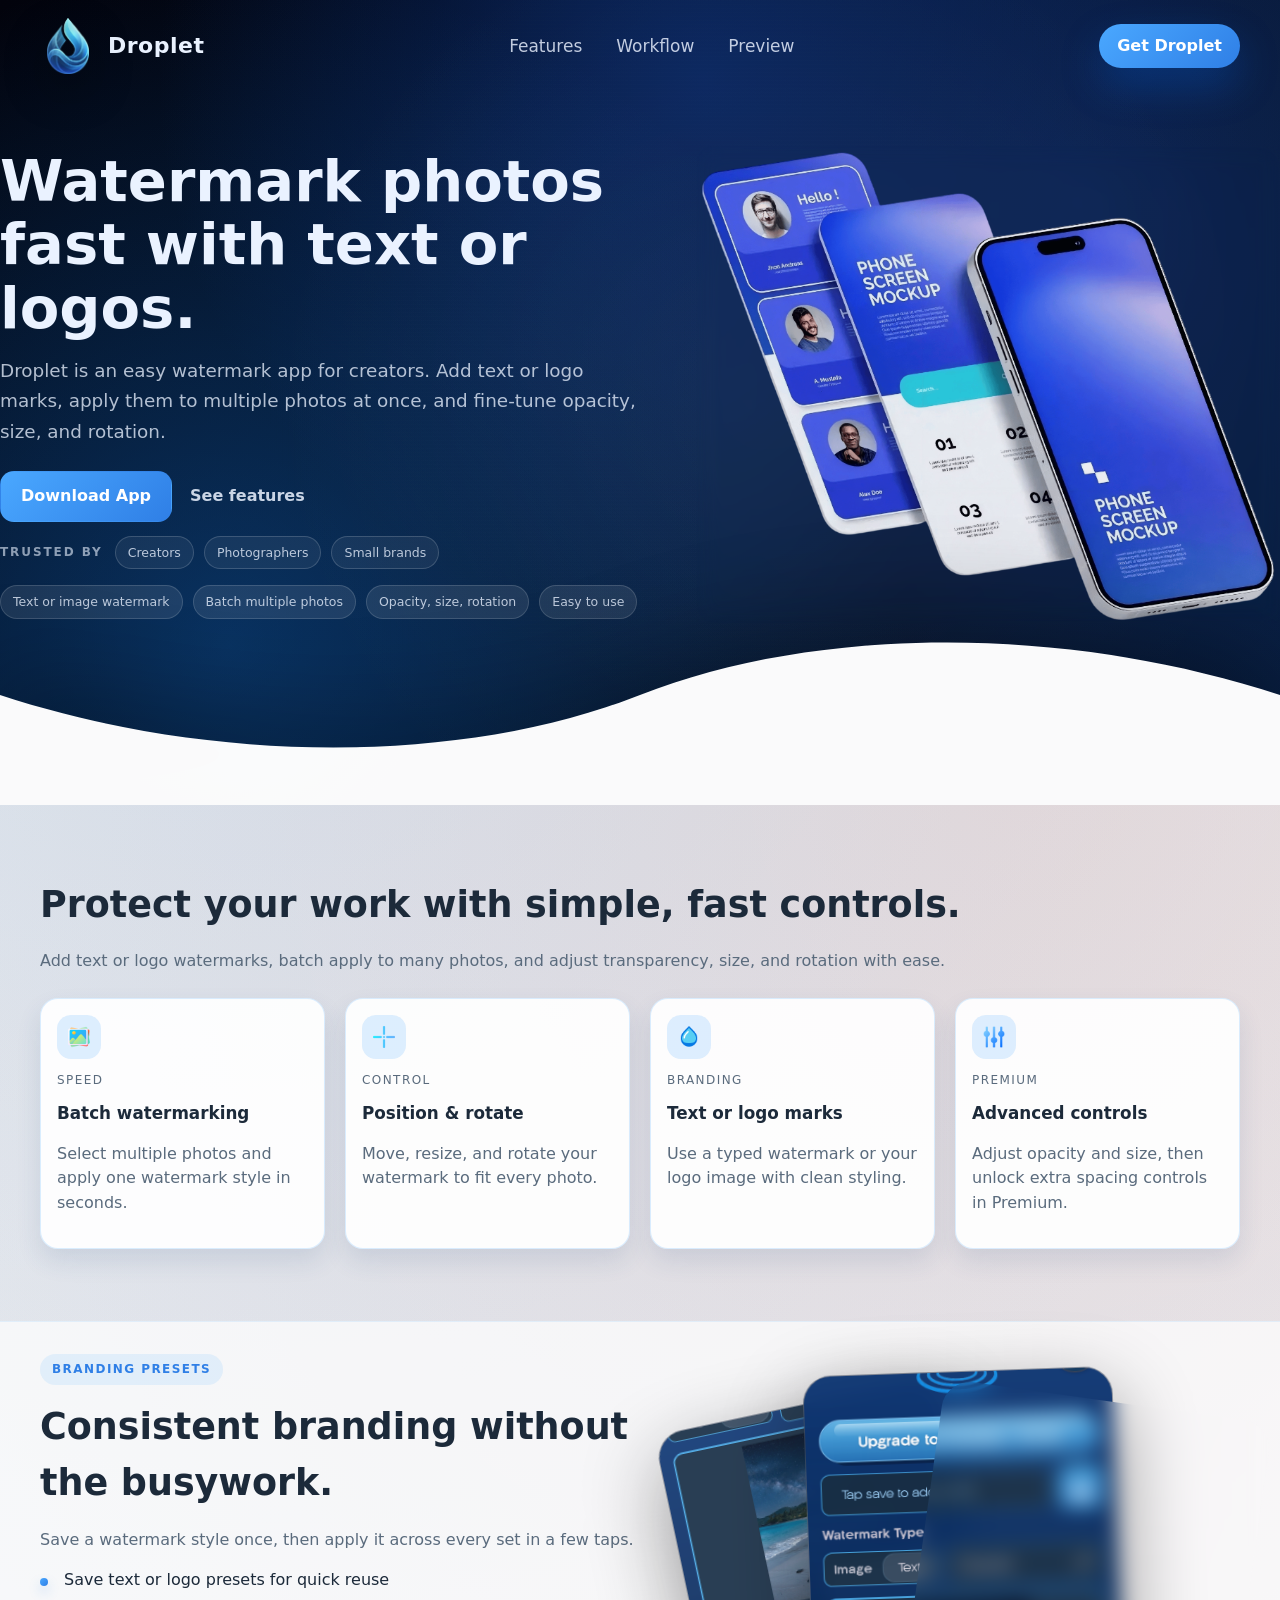
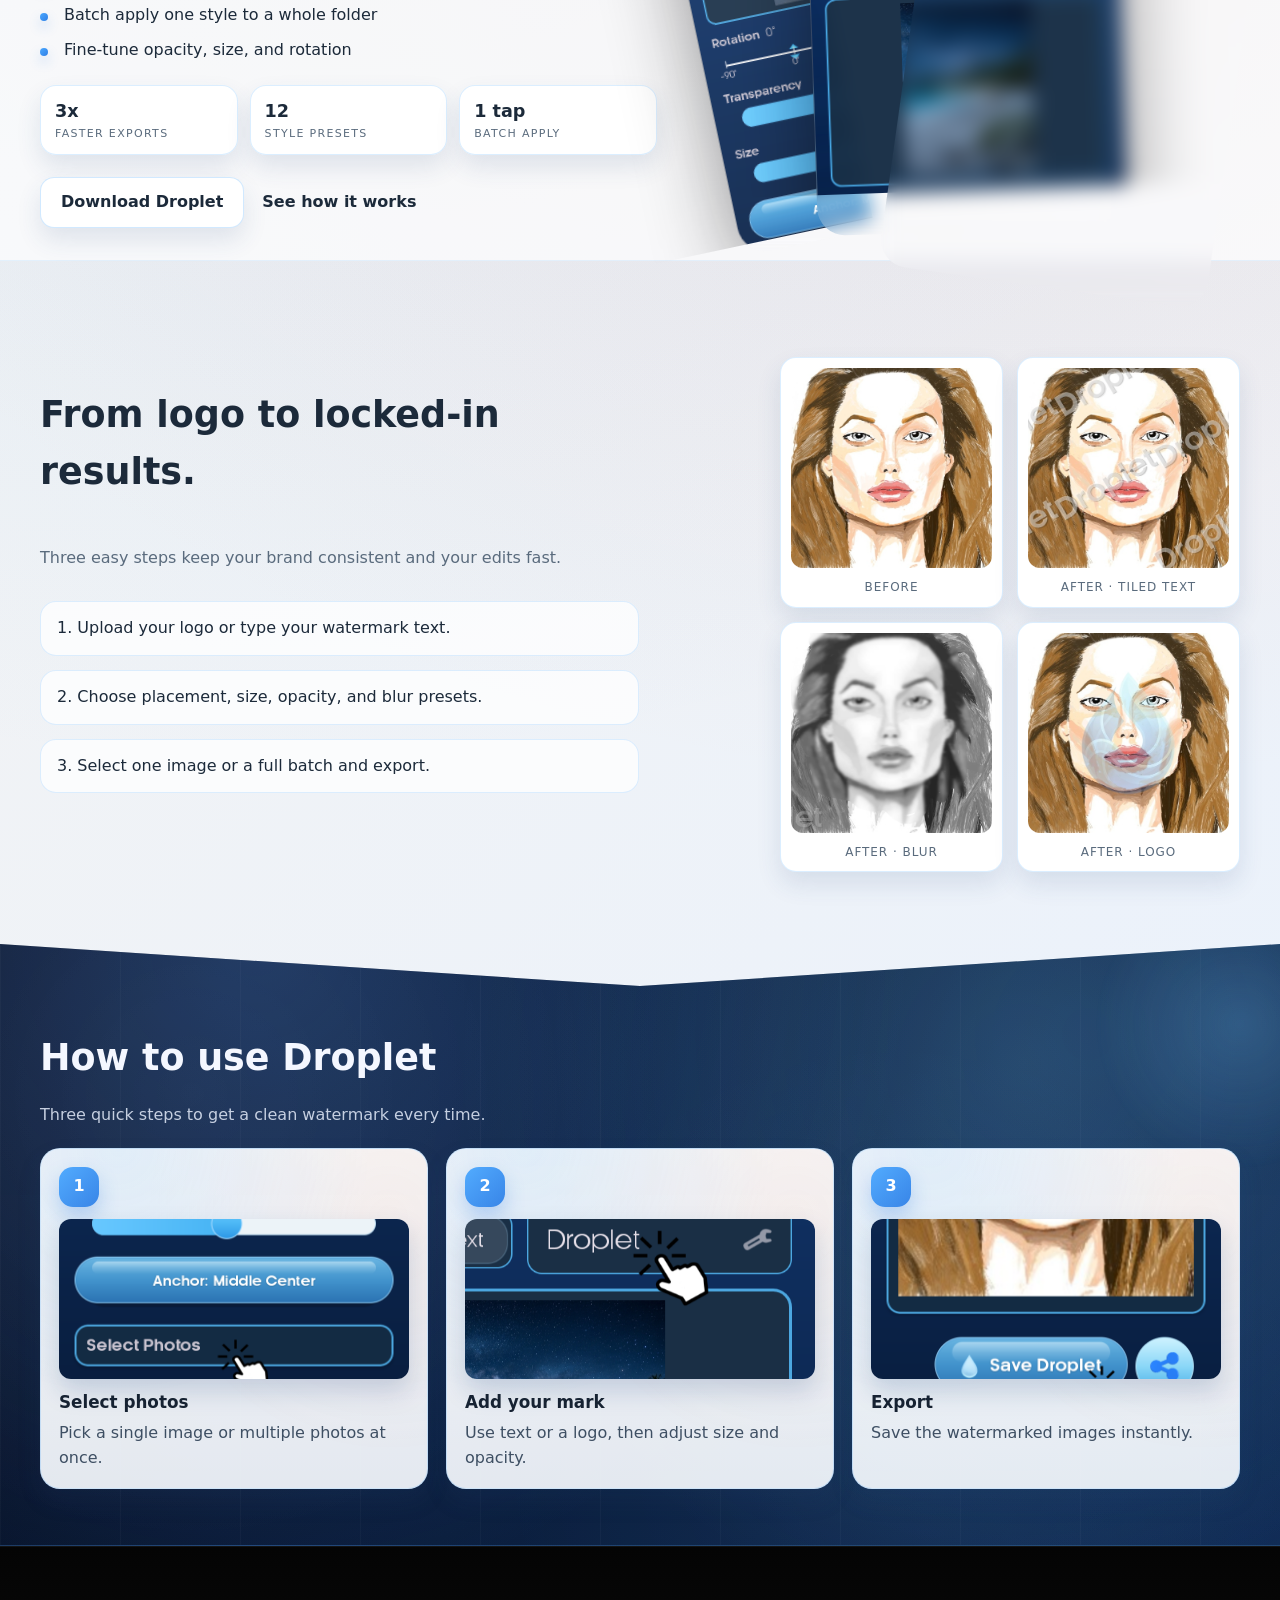
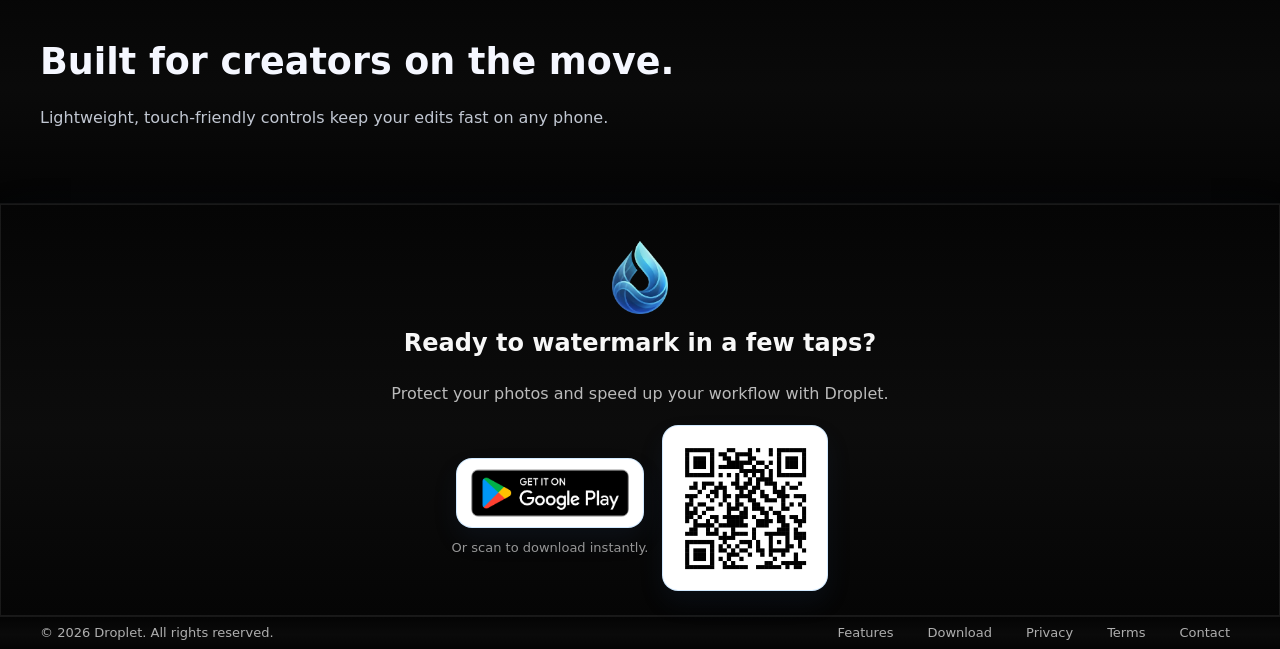
<file: index.html>
﻿<!doctype html>
<html lang="en">
  <head>
    <meta charset="utf-8" />
    <meta name="viewport" content="width=device-width, initial-scale=1" />
    <title>Droplet &mdash; Watermark Faster, Sharper, Smarter</title>
    <link rel="icon" type="image/png" sizes="32x32" href="resources/favicon-32.png" />
    <link rel="stylesheet" href="style.css" />
  </head>
  <body>
    <div class="page">
      <div class="top">
        <header class="nav">
          <div class="container nav-inner">
            <div class="logo">
              <div class="logo-mark">
                <img src="resources/LOGO.png" alt="Droplet logo" />
              </div>
              <div>Droplet</div>
            </div>
            <nav class="nav-links" aria-label="Primary">
              <a href="#features">Features</a>
              <a href="#workflow">Workflow</a>
              <a href="#showcase">Preview</a>
            </nav>
            <a class="nav-cta" href="#download">Get Droplet</a>
          </div>
        </header>

        <section class="hero">
          <div class="container hero-inner">
            <div class="hero-copy">
              <h1>Watermark photos fast with text or logos.</h1>
              <p>
                Droplet is an easy watermark app for creators. Add text or logo marks, apply them to
                multiple photos at once, and fine-tune opacity, size, and rotation.
              </p>
              <div class="hero-actions">
                <a class="btn primary" href="#download">Download App</a>
                <a class="btn-link" href="#features">See features</a>
              </div>
              <div class="trust-row" aria-label="Trust signals">
                <div class="trust-label">Trusted by</div>
                <div class="trust-logos" aria-hidden="true">
                  <span class="trust-chip">Creators</span>
                  <span class="trust-chip">Photographers</span>
                  <span class="trust-chip">Small brands</span>
                </div>
              </div>
              <div class="pill-row">
                <div class="pill">Text or image watermark</div>
                <div class="pill">Batch multiple photos</div>
                <div class="pill">Opacity, size, rotation</div>
                <div class="pill">Easy to use</div>
              </div>
            </div>
            <div class="hero-media single" aria-hidden="true">
              <div class="mock mock-a">
                <img src="resources/sample/S-1.png" alt="" />
              </div>
            </div>
          </div>
        </section>

        <div class="top-divider" aria-hidden="true">
          <svg viewBox="0 0 1440 220" preserveAspectRatio="none" focusable="false">
            <path d="M0,110 C240,180 520,180 720,110 C920,40 1200,40 1440,110 L1440,220 L0,220 Z"></path>
          </svg>
        </div>
      </div>

      <section id="features" class="section">
        <div class="container">
          <h2>Protect your work with simple, fast controls.</h2>
          <p>
            Add text or logo watermarks, batch apply to many photos, and adjust transparency, size, and
            rotation with ease.
          </p>
          <div class="feature-grid">
            <div class="feature-card">
              <span class="feature-icon">
                <img src="resources/icons/picture.png" alt="" />
              </span>
              <div class="feature-label">Speed</div>
              <h3>Batch watermarking</h3>
              <p>Select multiple photos and apply one watermark style in seconds.</p>
            </div>
            <div class="feature-card">
              <span class="feature-icon">
                <img src="resources/icons/crosshair.png" alt="" />
              </span>
              <div class="feature-label">Control</div>
              <h3>Position &amp; rotate</h3>
              <p>Move, resize, and rotate your watermark to fit every photo.</p>
            </div>
            <div class="feature-card">
              <span class="feature-icon">
                <img src="resources/icons/rain.png" alt="" />
              </span>
              <div class="feature-label">Branding</div>
              <h3>Text or logo marks</h3>
              <p>Use a typed watermark or your logo image with clean styling.</p>
            </div>
            <div class="feature-card">
              <span class="feature-icon">
                <img src="resources/icons/settings.png" alt="" />
              </span>
              <div class="feature-label">Premium</div>
              <h3>Advanced controls</h3>
              <p>Adjust opacity and size, then unlock extra spacing controls in Premium.</p>
            </div>
          </div>
        </div>
      </section>

      <section id="benefits" class="section alt">
        <div class="container spotlight">
          <div class="spotlight-copy">
            <div class="eyebrow">Branding presets</div>
            <h2>Consistent branding without the busywork.</h2>
            <p>Save a watermark style once, then apply it across every set in a few taps.</p>
            <ul class="bullet-list">
              <li>Save text or logo presets for quick reuse</li>
              <li>Batch apply one style to a whole folder</li>
              <li>Fine-tune opacity, size, and rotation</li>
            </ul>
            <div class="spotlight-stats" aria-label="Branding highlights">
              <div class="stat">
                <div class="stat-value">3x</div>
                <div class="stat-label">Faster exports</div>
              </div>
              <div class="stat">
                <div class="stat-value">12</div>
                <div class="stat-label">Style presets</div>
              </div>
              <div class="stat">
                <div class="stat-value">1 tap</div>
                <div class="stat-label">Batch apply</div>
              </div>
            </div>
            <div class="spotlight-actions">
              <a class="btn secondary" href="#download">Download Droplet</a>
              <a class="btn-link" href="#workflow">See how it works</a>
            </div>
          </div>
          <div class="spotlight-media">
            <div class="hero-media" aria-hidden="true">
              <div class="mock mock-a">
                <img src="resources/tutorial/t1.png" alt="" />
              </div>
              <div class="mock mock-b">
                <img src="resources/tutorial/t2.png" alt="" />
              </div>
              <div class="mock mock-c">
                <img src="resources/tutorial/t3.png" alt="" />
              </div>
            </div>
          </div>
        </div>
      </section>

      <section id="workflow" class="section">
        <div class="container showcase">
          <div class="steps">
            <h2>From logo to locked-in results.</h2>
            <p>Three easy steps keep your brand consistent and your edits fast.</p>
            <div class="step">1. Upload your logo or type your watermark text.</div>
            <div class="step">2. Choose placement, size, opacity, and blur presets.</div>
            <div class="step">3. Select one image or a full batch and export.</div>
          </div>
          <div class="before-after">
            <figure>
              <img src="resources/sample/before.jpg" alt="Before watermark" />
              <figcaption>Before</figcaption>
            </figure>
            <figure>
              <img src="resources/sample/tiled.jpg" alt="After watermark with tiled text" />
              <figcaption>After &middot; Tiled Text</figcaption>
            </figure>
            <figure>
              <img src="resources/sample/blur.jpg" alt="After watermark with blur style" />
              <figcaption>After &middot; Blur</figcaption>
            </figure>
            <figure>
              <img src="resources/sample/image.jpg" alt="After watermark with logo" />
              <figcaption>After &middot; Logo</figcaption>
            </figure>
          </div>
        </div>
      </section>

      <section id="how" class="section">
        <div class="container">
          <h2>How to use Droplet</h2>
          <p>Three quick steps to get a clean watermark every time.</p>
          <div class="how-strip">
            <div class="how-item">
              <div class="how-badge">1</div>
              <img src="resources/tutorial/Untitled design/5.png" alt="Step 1 in Droplet" />
              <h3>Select photos</h3>
              <p>Pick a single image or multiple photos at once.</p>
            </div>
            <div class="how-item">
              <div class="how-badge">2</div>
              <img src="resources/tutorial/Untitled design/2.png" alt="Step 2 in Droplet" />
              <h3>Add your mark</h3>
              <p>Use text or a logo, then adjust size and opacity.</p>
            </div>
            <div class="how-item">
              <div class="how-badge">3</div>
              <img src="resources/tutorial/Untitled design/6.png" alt="Step 3 in Droplet" />
              <h3>Export</h3>
              <p>Save the watermarked images instantly.</p>
            </div>
          </div>
        </div>
      </section>


      <section id="showcase" class="section">
        <div class="container">
          <h2>Built for creators on the move.</h2>
          <p>Lightweight, touch-friendly controls keep your edits fast on any phone.</p>
        </div>
      </section>

      <section id="download" class="cta">
        <div class="container">
          <div class="cta-logo" aria-hidden="true">
            <img src="resources/LOGO.png" alt="" />
          </div>
          <h2>Ready to watermark in a few taps?</h2>
          <p>Protect your photos and speed up your workflow with Droplet.</p>
          <div class="cta-grid">
            <div class="cta-actions">
              <a
                class="badge-link"
                href="https://play.google.com/store/apps/details?id=com.droplet.app&hl=en-US&ah=DfUkPE9MZTCqDTzTnJwQqf1TkRE"
                aria-label="Get Droplet on Google Play"
                target="_blank"
                rel="noopener noreferrer"
              >
                <img src="resources/Googleplay.png" alt="Get it on Google Play" />
              </a>
              <div class="cta-note">Or scan to download instantly.</div>
            </div>
            <div class="qr-card">
              <img src="resources/Droplet_QR.png" alt="Droplet app QR code" />
            </div>
          </div>
        </div>
      </section>

      <footer class="footer">
        <div class="container">
          <div class="footer-inner">
            <div>&copy; 2026 Droplet. All rights reserved.</div>
            <nav class="footer-links" aria-label="Footer">
              <a href="#features">Features</a>
              <a href="#download">Download</a>
              <a href="privacy.html">Privacy</a>
              <a href="terms.html">Terms</a>
              <a href="mailto:hello@droplet.app">Contact</a>
            </nav>
          </div>
        </div>
      </footer>
    </div>
    <script src="script.js"></script>
  </body>
</html>
</file>
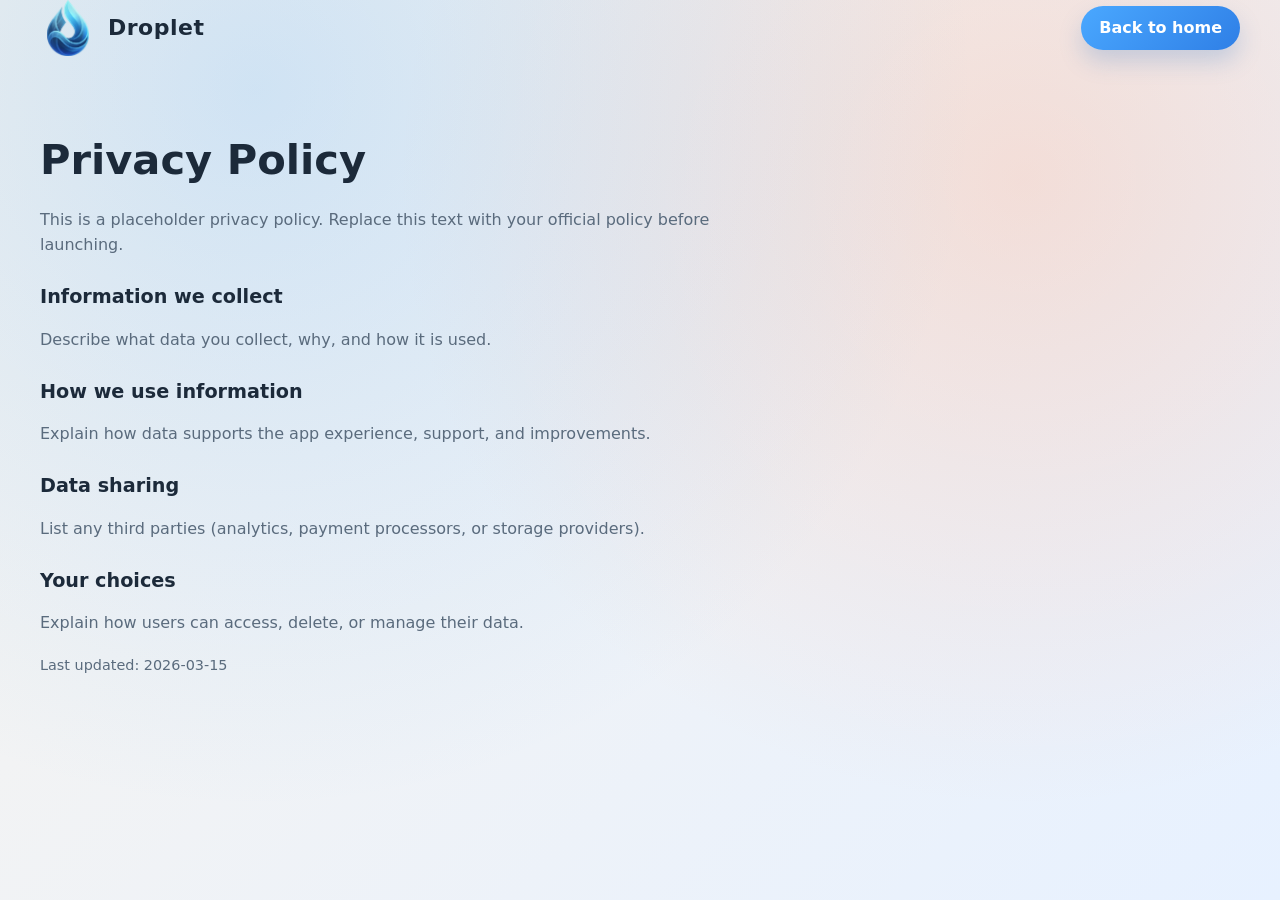
<file: privacy.html>
<!doctype html>
<html lang="en">
  <head>
    <meta charset="utf-8" />
    <meta name="viewport" content="width=device-width, initial-scale=1" />
    <title>Privacy Policy | Droplet</title>
    <link rel="stylesheet" href="style.css" />
  </head>
  <body>
    <div class="page">
      <header class="nav">
        <div class="container nav-inner">
          <div class="logo">
            <div class="logo-mark">
              <img src="resources/LOGO.png" alt="Droplet logo" />
            </div>
            <div>Droplet</div>
          </div>
          <a class="nav-cta" href="index.html">Back to home</a>
        </div>
      </header>

      <section class="section legal">
        <div class="container">
          <h1>Privacy Policy</h1>
          <p>
            This is a placeholder privacy policy. Replace this text with your official policy before
            launching.
          </p>
          <h2>Information we collect</h2>
          <p>Describe what data you collect, why, and how it is used.</p>
          <h2>How we use information</h2>
          <p>Explain how data supports the app experience, support, and improvements.</p>
          <h2>Data sharing</h2>
          <p>List any third parties (analytics, payment processors, or storage providers).</p>
          <h2>Your choices</h2>
          <p>Explain how users can access, delete, or manage their data.</p>
          <p class="legal-note">Last updated: 2026-03-15</p>
        </div>
      </section>
    </div>
  </body>
</html>
</file>
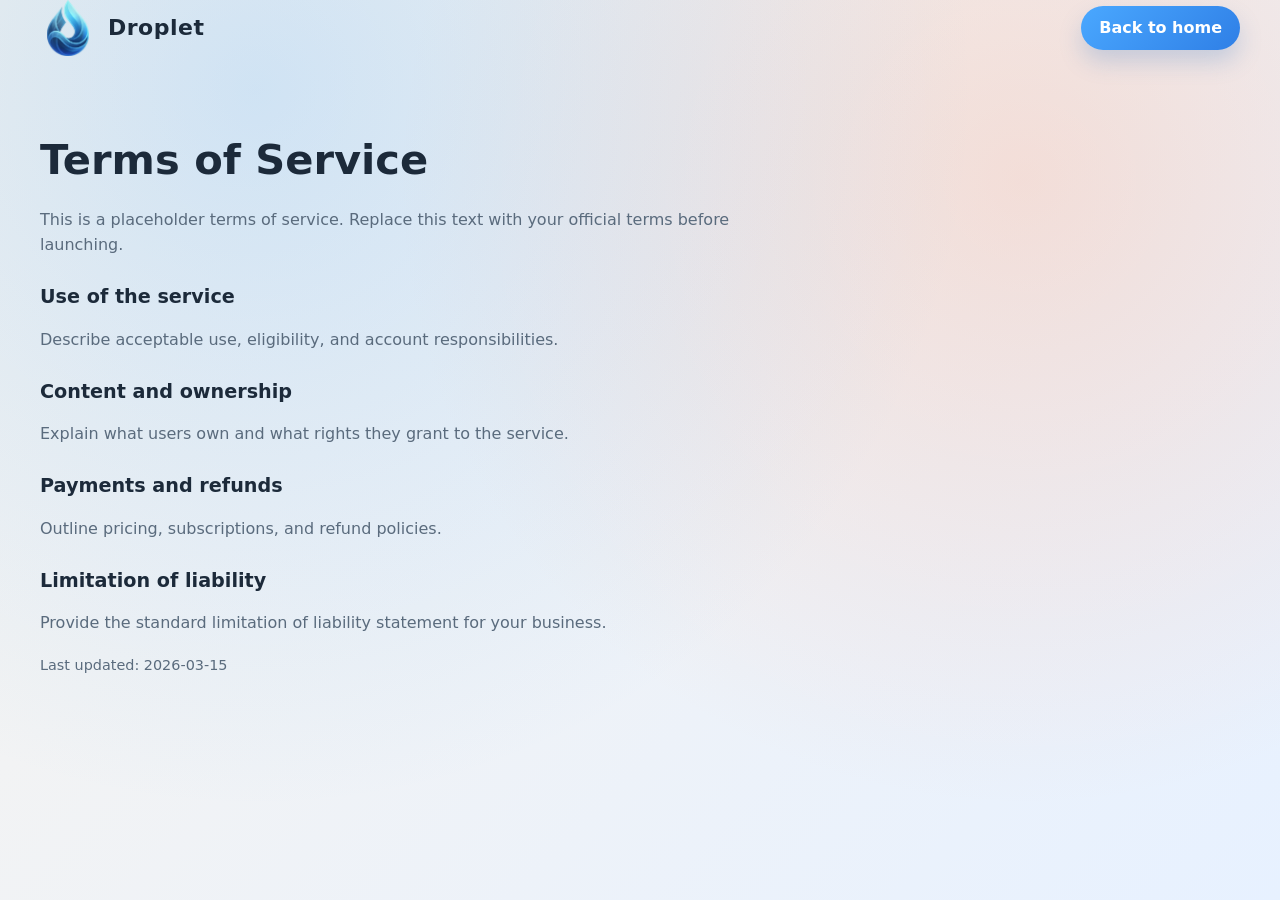
<file: terms.html>
<!doctype html>
<html lang="en">
  <head>
    <meta charset="utf-8" />
    <meta name="viewport" content="width=device-width, initial-scale=1" />
    <title>Terms of Service | Droplet</title>
    <link rel="stylesheet" href="style.css" />
  </head>
  <body>
    <div class="page">
      <header class="nav">
        <div class="container nav-inner">
          <div class="logo">
            <div class="logo-mark">
              <img src="resources/LOGO.png" alt="Droplet logo" />
            </div>
            <div>Droplet</div>
          </div>
          <a class="nav-cta" href="index.html">Back to home</a>
        </div>
      </header>

      <section class="section legal">
        <div class="container">
          <h1>Terms of Service</h1>
          <p>
            This is a placeholder terms of service. Replace this text with your official terms before
            launching.
          </p>
          <h2>Use of the service</h2>
          <p>Describe acceptable use, eligibility, and account responsibilities.</p>
          <h2>Content and ownership</h2>
          <p>Explain what users own and what rights they grant to the service.</p>
          <h2>Payments and refunds</h2>
          <p>Outline pricing, subscriptions, and refund policies.</p>
          <h2>Limitation of liability</h2>
          <p>Provide the standard limitation of liability statement for your business.</p>
          <p class="legal-note">Last updated: 2026-03-15</p>
        </div>
      </section>
    </div>
  </body>
</html>
</file>
<file: style.css>
:root {
  color-scheme: light;
  --bg-cream: #f8f4ee;
  --bg-sky: #e7f1ff;
  --bg-peach: #ffe9de;
  --ink: #1c2a3a;
  --ink-soft: #5a6b7d;
  --accent: #4aa8ff;
  --accent-strong: #2f7fe6;
  --accent-warm: #ff9f7a;
  --card: rgba(255, 255, 255, 0.92);
  --card-border: rgba(74, 168, 255, 0.2);
  --pill: rgba(74, 168, 255, 0.12);
  --shadow-sm: 0 12px 24px rgba(41, 72, 120, 0.12);
  --shadow-md: 0 20px 46px rgba(41, 72, 120, 0.16);
  --shadow: var(--shadow-md);
  --max: 1400px;
  --radius: 22px;
}

* {
  box-sizing: border-box;
}

body {
  margin: 0;
  font-family: "Microsoft YaHei", ui-sans-serif, system-ui, -apple-system, "Segoe UI", Roboto, Arial,
    sans-serif;
  background: radial-gradient(circle at 20% 10%, rgba(74, 168, 255, 0.22), transparent 55%),
    radial-gradient(circle at 80% 20%, rgba(255, 159, 122, 0.25), transparent 50%),
    linear-gradient(135deg, var(--bg-cream), var(--bg-sky));
  color: var(--ink);
  min-height: 100vh;
  line-height: 1.55;
}

img {
  max-width: 100%;
  display: block;
}

a {
  color: inherit;
  text-decoration: none;
}

.page {
  width: 100%;
  margin: 0;
  padding: 0;
}

.top {
  position: relative;
  color: #eaf2ff;
  background: radial-gradient(circle at 18% 80%, rgba(20, 120, 220, 0.35), transparent 55%),
    radial-gradient(circle at 55% 10%, rgba(10, 40, 100, 0.9), transparent 54%),
    radial-gradient(circle at 85% 25%, rgba(40, 90, 200, 0.25), transparent 55%),
    linear-gradient(135deg, #02030c, #041025 55%, #071c3b);
  overflow: hidden;
}

.top::before {
  content: "";
  position: absolute;
  inset: 0;
  pointer-events: none;
  background: radial-gradient(circle at 55% 40%, rgba(255, 255, 255, 0.08), transparent 60%),
    repeating-linear-gradient(
      0deg,
      rgba(255, 255, 255, 0.03) 0px,
      rgba(255, 255, 255, 0.03) 1px,
      transparent 1px,
      transparent 4px
    ),
    repeating-linear-gradient(
      90deg,
      rgba(0, 0, 0, 0.04) 0px,
      rgba(0, 0, 0, 0.04) 1px,
      transparent 1px,
      transparent 6px
    );
  opacity: 0.08;
}

.top::after {
  content: "";
  position: absolute;
  inset: 0;
  pointer-events: none;
  background: radial-gradient(circle at 60% 50%, rgba(255, 255, 255, 0.08), transparent 58%);
  opacity: 0.55;
}

.top > * {
  position: relative;
  z-index: 1;
}

.top-divider {
  position: relative;
  width: 100%;
  height: 220px;
  margin-top: -110px;
  filter: drop-shadow(0 -18px 50px rgba(0, 0, 0, 0.35));
}

.top-divider svg {
  width: 100%;
  height: 100%;
  display: block;
}

.top-divider path {
  fill: rgba(255, 255, 255, 0.98);
}

.page > header,
.page > section,
.page > footer {
  max-width: 100%;
  margin-left: 0;
  margin-right: 0;
  padding: 0;
}

.container {
  max-width: var(--max);
  margin: 0 auto;
  padding-left: 40px;
  padding-right: 40px;
}

.nav {
  width: 100%;
  padding: 8px 0 24px;
}

.top .nav {
  padding: 18px 0 16px;
}

.nav-inner {
  display: flex;
  align-items: center;
  justify-content: space-between;
  gap: 16px;
}
.logo {
  display: flex;
  align-items: center;
  gap: 12px;
  font-weight: 700;
  letter-spacing: 0.5px;
  font-size: 22px;
  line-height: 1.1;
}

.logo-mark {
  width: 56px;
  height: 56px;
  border-radius: 0;
  background: transparent;
  display: flex;
  align-items: center;
  justify-content: center;
  box-shadow: none;
  border: none;
  overflow: visible;
}

.logo-mark img {
  width: 56px;
  height: 56px;
  object-fit: contain;
  padding: 0;
}

.top .logo-mark img {
  filter: drop-shadow(0 14px 22px rgba(0, 0, 0, 0.35));
}

.nav-links {
  display: flex;
  gap: 18px;
  font-size: 17px;
  color: var(--ink-soft);
  margin: 0 auto;
}

.top .nav-links {
  color: rgba(234, 242, 255, 0.82);
}

.nav-links a {
  color: inherit;
  padding: 10px 8px;
  border-radius: 999px;
  transition: background 160ms ease, color 160ms ease, opacity 160ms ease;
}

.nav-links a:hover {
  background: rgba(74, 168, 255, 0.12);
  color: var(--ink);
}

.top .nav-links a:hover {
  background: rgba(255, 255, 255, 0.08);
  color: rgba(234, 242, 255, 0.98);
}

.nav-cta {
  padding: 10px 18px;
  border-radius: 999px;
  background: linear-gradient(135deg, var(--accent), var(--accent-strong));
  color: #fff;
  font-weight: 600;
  box-shadow: 0 12px 22px rgba(70, 130, 200, 0.25);
}

.top .nav-cta {
  box-shadow: 0 18px 40px rgba(0, 110, 255, 0.25);
}

.hero-inner {
  display: grid;
  grid-template-columns: minmax(360px, 1.1fr) minmax(360px, 1fr);
  gap: 56px;
  align-items: center;
  padding: 56px 0 32px;
  min-height: 62vh;
}

.top .hero-inner {
  padding: 56px 0 72px;
}

.hero-copy h1 {
  font-size: clamp(2.4rem, 3vw + 1.2rem, 4.1rem);
  margin: 0 0 16px;
  line-height: 1.1;
}

.hero-copy p {
  margin: 0 0 24px;
  color: var(--ink-soft);
  font-size: 1.15rem;
  max-width: 40rem;
  line-height: 1.65;
}

.top .hero-copy p {
  color: rgba(234, 242, 255, 0.76);
}

.hero-actions {
  display: flex;
  flex-wrap: wrap;
  gap: 12px;
  align-items: center;
}

.badge-row {
  justify-content: center;
  margin-top: 10px;
}

.badge-link {
  display: inline-flex;
  align-items: center;
  justify-content: center;
  padding: 10px 14px;
  background: #ffffff;
  border-radius: 16px;
  border: 1px solid rgba(74, 168, 255, 0.25);
  box-shadow: var(--shadow-sm);
}

.badge-link img {
  height: 48px;
  width: auto;
  border-radius: 8px;
}

.btn {
  padding: 12px 20px;
  border-radius: 14px;
  font-weight: 600;
  border: 1px solid transparent;
}

.btn.primary {
  background: linear-gradient(135deg, var(--accent), var(--accent-strong));
  color: #fff;
}

.btn.ghost {
  background: rgba(255, 255, 255, 0.7);
  border-color: var(--card-border);
  color: var(--ink);
  line-height: 1.6;
}

.btn.secondary {
  background: #ffffff;
  color: var(--ink);
  border-color: rgba(74, 168, 255, 0.25);
  box-shadow: var(--shadow-sm);
}

.btn.secondary:hover {
  border-color: rgba(74, 168, 255, 0.45);
}

.btn-link {
  display: inline-flex;
  align-items: center;
  gap: 10px;
  padding: 10px 6px;
  font-weight: 700;
  color: var(--ink);
  text-decoration: none;
  border-radius: 12px;
  transition: background 160ms ease, color 160ms ease, transform 160ms ease;
}

.btn-link:hover {
  background: rgba(74, 168, 255, 0.12);
  color: var(--ink);
  transform: translateY(-1px);
}

.btn-link:focus-visible {
  outline: 2px solid rgba(74, 168, 255, 0.75);
  outline-offset: 2px;
}

.top .btn-link {
  color: rgba(234, 242, 255, 0.86);
}

.top .btn-link:hover {
  background: rgba(255, 255, 255, 0.08);
  color: rgba(234, 242, 255, 0.98);
}

.top .btn.ghost {
  background: rgba(255, 255, 255, 0.92);
  border-color: transparent;
  color: #071a35;
  box-shadow: 0 16px 40px rgba(3, 10, 25, 0.35);
}

.hero-media {
  position: relative;
  justify-self: end;
  width: min(560px, 100%);
  height: 460px;
}

.hero-media .mock {
  position: absolute;
  border-radius: 28px;
  overflow: hidden;
  box-shadow: 0 30px 80px rgba(0, 0, 0, 0.45);
  border: 1px solid rgba(255, 255, 255, 0.14);
  background: rgba(6, 20, 44, 0.55);
  backdrop-filter: blur(10px);
}

.hero-media .mock img {
  width: 100%;
  height: 100%;
  object-fit: cover;
  filter: saturate(1.04) contrast(1.04);
}

.hero-media.single {
  height: auto;
  display: flex;
  align-items: center;
  justify-content: flex-end;
  width: 100%;
}

.hero-media.single .mock {
  position: relative;
  width: min(680px, 100%);
  height: auto;
  transform: none;
  right: auto;
  top: auto;
  border: none;
  background: transparent;
  border-radius: 0;
  box-shadow: none;
}

.hero-media.single .mock img {
  height: auto;
  width: 100%;
  aspect-ratio: auto;
  border: none;
  outline: none;
}

.hero-media .mock-a {
  width: 290px;
  height: 430px;
  right: 255px;
  top: 40px;
  transform: rotate(-12deg);
  opacity: 0.92;
}

.hero-media .mock-b {
  width: 310px;
  height: 460px;
  right: 120px;
  top: 10px;
  transform: rotate(-2deg);
  opacity: 0.97;
}

.hero-media .mock-c {
  width: 330px;
  height: 490px;
  right: 0;
  top: 38px;
  transform: rotate(8deg);
}

@media (max-width: 900px) {
  .hero-inner {
    grid-template-columns: 1fr;
  }

  .spotlight {
    grid-template-columns: 1fr;
  }

  .spotlight-media {
    justify-content: center;
  }

  .spotlight-stats {
    grid-template-columns: repeat(2, minmax(0, 1fr));
  }

  .hero-media {
    height: 520px;
    justify-self: start;
  }

  .hero-media.single {
    height: auto;
  }

  .hero-media .mock-a {
    right: 52%;
  }

  .hero-media .mock-b {
    right: 26%;
  }

  .hero-media .mock-c {
    right: 0;
  }
}

.pill-row {
  display: flex;
  flex-wrap: wrap;
  gap: 10px;
  margin-top: 16px;
}

.pill {
  padding: 6px 12px;
  border-radius: 999px;
  background: var(--pill);
  color: var(--ink-soft);
  font-size: 12.5px;
}

.top .pill {
  background: rgba(255, 255, 255, 0.09);
  border: 1px solid rgba(255, 255, 255, 0.14);
  color: rgba(234, 242, 255, 0.78);
}

.trust-row {
  display: flex;
  align-items: center;
  gap: 12px;
  margin: 14px 0 6px;
  flex-wrap: wrap;
}

.trust-label {
  font-size: 12px;
  letter-spacing: 0.16em;
  text-transform: uppercase;
  color: rgba(234, 242, 255, 0.6);
  font-weight: 700;
}

.trust-logos {
  display: flex;
  gap: 10px;
  flex-wrap: wrap;
}

.trust-chip {
  padding: 6px 12px;
  border-radius: 999px;
  border: 1px solid rgba(255, 255, 255, 0.16);
  background: rgba(255, 255, 255, 0.06);
  color: rgba(234, 242, 255, 0.78);
  font-size: 12.5px;
}

.section {
  margin-top: 72px;
}

#workflow.section {
  margin-top: 96px;
}

#showcase.section {
  background: linear-gradient(180deg, #040404, #0a0a0a 55%, #040404);
  color: #eef4ff;
  padding: 56px 0 56px;
  margin-top: 0;
  border-top: 1px solid rgba(255, 255, 255, 0.06);
  border-bottom: 1px solid rgba(255, 255, 255, 0.06);
}

#showcase.section h2 {
  color: #f5f7ff;
}

#showcase.section p {
  color: rgba(234, 242, 255, 0.82);
}

#how.section {
  background: radial-gradient(circle at 20% 0%, rgba(76, 150, 255, 0.28), transparent 55%),
    radial-gradient(circle at 80% 20%, rgba(120, 200, 255, 0.2), transparent 50%),
    linear-gradient(135deg, #070c1c, #0b1e3d 55%, #102b55);
  color: #eaf2ff;
  padding: 56px 0;
  border-top: none;
  border-bottom: 1px solid rgba(74, 168, 255, 0.18);
  position: relative;
  overflow: hidden;
  clip-path: polygon(0 0, 50% 42px, 100% 0, 100% 100%, 0 100%);
}

#how.section::before {
  content: "";
  position: absolute;
  inset: 0;
  background: radial-gradient(circle at 15% 25%, rgba(255, 255, 255, 0.08), transparent 40%),
    radial-gradient(circle at 85% 15%, rgba(120, 200, 255, 0.12), transparent 45%),
    radial-gradient(circle at 70% 85%, rgba(120, 200, 255, 0.08), transparent 40%),
    repeating-linear-gradient(
      90deg,
      rgba(255, 255, 255, 0.04) 0px,
      rgba(255, 255, 255, 0.04) 1px,
      transparent 1px,
      transparent 120px
    );
  opacity: 0.7;
  pointer-events: none;
}

#how.section::after {
  content: "";
  position: absolute;
  top: -80px;
  right: -120px;
  width: 320px;
  height: 320px;
  border-radius: 50%;
  background: radial-gradient(circle, rgba(120, 200, 255, 0.25), rgba(120, 200, 255, 0) 65%);
  filter: blur(2px);
  opacity: 0.85;
  pointer-events: none;
}

#how.section > .container {
  position: relative;
  z-index: 1;
}
#how.section h2 {
  color: #f4f7ff;
}

#how.section p {
  color: rgba(234, 242, 255, 0.82);
}

#how.section .how-item h3 {
  color: #162232;
}

#how.section .how-item p {
  color: #3e4f63;
}

.section h2 {
  font-size: clamp(1.7rem, 1.6vw + 1rem, 2.5rem);
  margin-bottom: 16px;
}

.section p {
  color: var(--ink-soft);
}

.section.alt {
  background: rgba(255, 255, 255, 0.7);
  border-top: 1px solid rgba(74, 168, 255, 0.12);
  border-bottom: 1px solid rgba(74, 168, 255, 0.12);
  padding: 32px 0;
}

.spotlight {
  display: grid;
  grid-template-columns: minmax(280px, 1fr) minmax(280px, 0.9fr);
  gap: 28px;
  align-items: center;
}

.spotlight-copy h2 {
  margin-top: 0;
}

.eyebrow {
  display: inline-flex;
  align-items: center;
  gap: 6px;
  padding: 6px 12px;
  border-radius: 999px;
  background: rgba(74, 168, 255, 0.12);
  color: var(--accent-strong);
  font-size: 12px;
  font-weight: 600;
  letter-spacing: 0.12em;
  text-transform: uppercase;
  margin-bottom: 14px;
}

.bullet-list {
  list-style: none;
  padding: 0;
  margin: 16px 0 22px;
  display: grid;
  gap: 10px;
}

.bullet-list li {
  position: relative;
  padding-left: 24px;
  color: var(--ink);
}

.bullet-list li::before {
  content: "";
  position: absolute;
  left: 0;
  top: 10px;
  width: 8px;
  height: 8px;
  border-radius: 50%;
  background: linear-gradient(135deg, var(--accent), var(--accent-strong));
  box-shadow: 0 6px 12px rgba(47, 127, 230, 0.25);
}

.spotlight-actions {
  display: flex;
  align-items: center;
  gap: 12px;
  flex-wrap: wrap;
}

.spotlight-stats {
  display: grid;
  grid-template-columns: repeat(3, minmax(0, 1fr));
  gap: 12px;
  margin: 8px 0 22px;
}

.stat {
  background: var(--card);
  border: 1px solid var(--card-border);
  border-radius: 16px;
  padding: 12px 14px;
  box-shadow: var(--shadow-sm);
}

.stat-value {
  font-size: 1.1rem;
  font-weight: 700;
  color: var(--ink);
}

.stat-label {
  font-size: 11px;
  text-transform: uppercase;
  letter-spacing: 0.12em;
  color: var(--ink-soft);
}

.spotlight-media {
  display: flex;
  justify-content: flex-end;
  align-items: center;
}

.phone-mock {
  position: relative;
  border-radius: 28px;
  overflow: hidden;
  box-shadow: 0 26px 60px rgba(30, 65, 120, 0.22);
  border: 1px solid rgba(74, 168, 255, 0.25);
  background: rgba(255, 255, 255, 0.7);
  backdrop-filter: blur(8px);
}

.phone-mock img {
  width: 100%;
  height: auto;
  display: block;
  object-fit: cover;
}

.spotlight-tag {
  position: absolute;
  left: 18px;
  bottom: 18px;
  padding: 6px 12px;
  border-radius: 999px;
  background: rgba(255, 255, 255, 0.95);
  color: var(--ink);
  font-size: 12px;
  font-weight: 600;
  box-shadow: 0 10px 20px rgba(30, 65, 120, 0.18);
}

.spotlight-panel {
  background: var(--card);
  border: 1px solid var(--card-border);
  border-radius: 16px;
  padding: 14px;
  display: grid;
  gap: 10px;
  box-shadow: var(--shadow-sm);
}

.panel-row {
  display: flex;
  align-items: center;
  justify-content: space-between;
  font-size: 13px;
  color: var(--ink-soft);
}

.panel-row strong {
  color: var(--ink);
  font-weight: 600;
}

.feature-grid {
  display: grid;
  grid-template-columns: repeat(auto-fit, minmax(240px, 1fr));
  gap: 20px;
  margin-top: 24px;
}

.feature-card {
  background: var(--card);
  border: 1px solid var(--card-border);
  border-radius: 18px;
  padding: 16px;
  box-shadow: var(--shadow-sm);
  min-height: 150px;
  transition: transform 0.2s ease, box-shadow 0.2s ease, border-color 0.2s ease;
}

.feature-card:hover {
  transform: translateY(-4px);
  border-color: rgba(74, 168, 255, 0.35);
  box-shadow: var(--shadow-md);
}

.feature-card h3 {
  margin: 10px 0 8px;
  font-size: 1.05rem;
}

.feature-icon {
  display: inline-flex;
  align-items: center;
  justify-content: center;
  width: 44px;
  height: 44px;
  border-radius: 14px;
  background: rgba(74, 168, 255, 0.18);
  color: #2f7fe6;
  font-size: 20px;
}

.feature-icon img {
  width: 22px;
  height: 22px;
  object-fit: contain;
}

.feature-label {
  margin-top: 12px;
  font-size: 12px;
  text-transform: uppercase;
  letter-spacing: 0.12em;
  color: var(--ink-soft);
}

.showcase {
  display: grid;
  grid-template-columns: minmax(320px, 1fr) minmax(320px, 0.95fr);
  gap: 32px;
  align-items: start;
  max-width: var(--max);
  margin: 0 auto;
}

.showcase img {
  border-radius: 20px;
  box-shadow: var(--shadow-md);
}

.before-after {
  display: grid;
  grid-template-columns: repeat(2, minmax(180px, 1fr));
  gap: 14px;
  justify-content: end;
  justify-self: end;
  max-width: 460px;
}

.before-after figure {
  margin: 0;
  background: #ffffff;
  padding: 10px;
  border-radius: 16px;
  border: 1px solid rgba(74, 168, 255, 0.2);
  box-shadow: var(--shadow-sm);
  text-align: center;
}

.before-after img {
  width: 100%;
  height: 200px;
  object-fit: cover;
  border-radius: 12px;
  box-shadow: none;
}

.before-after figcaption {
  margin-top: 10px;
  font-size: 12px;
  color: var(--ink-soft);
  letter-spacing: 0.08em;
  text-transform: uppercase;
}

.how-strip {
  margin-top: 20px;
  display: grid;
  grid-template-columns: repeat(auto-fit, minmax(200px, 1fr));
  gap: 18px;
  position: relative;
}

.how-item {
  background: linear-gradient(180deg, rgba(255, 255, 255, 0.96), rgba(246, 250, 255, 0.92));
  border: 1px solid rgba(74, 168, 255, 0.22);
  border-radius: 20px;
  padding: 18px;
  box-shadow: var(--shadow-sm);
  position: relative;
  overflow: hidden;
  transition: transform 180ms ease, box-shadow 180ms ease, border-color 180ms ease;
}

.how-item::before {
  content: "";
  position: absolute;
  inset: 0;
  background: radial-gradient(circle at 20% 0%, rgba(74, 168, 255, 0.18), transparent 55%),
    radial-gradient(circle at 90% 20%, rgba(255, 159, 122, 0.12), transparent 55%);
  opacity: 0.7;
  pointer-events: none;
}

.how-item:hover {
  transform: translateY(-4px);
  border-color: rgba(74, 168, 255, 0.42);
  box-shadow: var(--shadow-md);
}

.how-item img {
  width: 100%;
  height: 160px;
  object-fit: cover;
  border-radius: 12px;
  margin-bottom: 10px;
  position: relative;
  z-index: 1;
  box-shadow: 0 12px 26px rgba(20, 60, 120, 0.18);
}

.how-badge {
  width: 40px;
  height: 40px;
  border-radius: 14px;
  background: linear-gradient(135deg, rgba(74, 168, 255, 0.95), rgba(47, 127, 230, 0.95));
  color: #ffffff;
  display: grid;
  place-items: center;
  font-weight: 700;
  margin-bottom: 12px;
  box-shadow: 0 10px 20px rgba(47, 127, 230, 0.28);
  position: relative;
  z-index: 1;
}

.how-item h3 {
  margin: 0 0 6px;
  font-size: 1.05rem;
  position: relative;
  z-index: 1;
  color: inherit;
}

.how-item p {
  margin: 0;
  color: var(--ink-soft);
  position: relative;
  z-index: 1;
}

.steps {
  display: grid;
  gap: 14px;
}

.step {
  padding: 14px 16px;
  border-radius: 16px;
  background: rgba(255, 255, 255, 0.75);
  border: 1px solid rgba(74, 168, 255, 0.18);
}


.cta {
  margin-top: 0;
  padding: 32px 32px 56px;
  background: linear-gradient(180deg, #050505, #0c0c0c 55%, #050505);
  border-radius: 0;
  border: 1px solid rgba(255, 255, 255, 0.08);
  text-align: center;
  box-shadow: var(--shadow);
}

#download.cta {
  padding-top: 56px;
}

.cta-logo {
  width: 56px;
  height: 56px;
  margin: 0 auto 8px;
  border-radius: 0;
  background: transparent;
  border: none;
  display: grid;
  place-items: center;
  box-shadow: none;
  transform: translateY(-20px);
}

.cta-logo img {
  width: 100%;
  height: 100%;
  object-fit: contain;
}

.cta h2 {
  margin-top: 0;
  color: #f7f7f7;
}

.cta p {
  color: rgba(245, 245, 245, 0.75);
}

.cta-grid {
  margin-top: 18px;
  display: grid;
  grid-template-columns: auto auto;
  gap: 14px;
  align-items: center;
  justify-content: center;
  padding-bottom: 24px;
}

.cta-actions {
  display: grid;
  gap: 10px;
  justify-items: center;
  text-align: center;
}

.cta-note {
  font-size: 13px;
  color: rgba(245, 245, 245, 0.6);
}

.qr-card {
  background: #ffffff;
  padding: 16px;
  border-radius: 16px;
  border: 1px solid rgba(74, 168, 255, 0.25);
  box-shadow: var(--shadow-sm);
}

.qr-card img {
  width: 132px;
  height: 132px;
  object-fit: contain;
}

.footer {
  margin: 0;
  padding: 28px 0 20px;
  color: rgba(245, 245, 245, 0.7);
  background: linear-gradient(180deg, #040404, #0a0a0a 55%, #040404);
  border-top: 1px solid rgba(255, 255, 255, 0.08);
  font-size: 13px;
  text-align: left;
}

.footer-inner {
  display: flex;
  align-items: center;
  justify-content: space-between;
  gap: 12px;
  flex-wrap: wrap;
}

.footer-links {
  display: flex;
  gap: 14px;
  flex-wrap: wrap;
}

.footer-links a {
  color: rgba(245, 245, 245, 0.7);
  padding: 6px 10px;
  border-radius: 999px;
  transition: background 160ms ease, color 160ms ease;
}

.footer-links a:hover {
  background: rgba(255, 255, 255, 0.08);
  color: #ffffff;
}

.legal h1 {
  font-size: clamp(2rem, 2vw + 1.2rem, 2.6rem);
  margin-bottom: 12px;
}

.legal h2 {
  margin-top: 24px;
  font-size: 1.2rem;
}

.legal p {
  max-width: 720px;
}

.legal-note {
  margin-top: 18px;
  font-size: 0.9rem;
  color: var(--ink-soft);
}

@media (max-width: 720px) {
  .nav-links {
    display: none;
  }

  .nav-inner {
    flex-direction: column;
    align-items: flex-start;
  }

  .hero-inner {
    padding-top: 8px;
  }

  .top .hero-inner {
    padding-top: 52px;
  }

  .footer {
    text-align: center;
  }

  .footer-inner {
    justify-content: center;
  }
}

@media (max-width: 600px) {
  .container {
    padding-left: 16px;
    padding-right: 16px;
  }

  .hero-inner {
    gap: 20px;
  }

  .hero-media {
    height: 440px;
  }

  .hero-media.single {
    height: auto;
  }

  .hero-media.single .mock {
    width: 100%;
  }

  .spotlight-stats {
    grid-template-columns: 1fr;
  }

  .spotlight-tag {
    left: 12px;
    bottom: 12px;
    font-size: 11px;
  }

  .hero-media .mock-a {
    width: 230px;
    height: 350px;
    top: 46px;
    right: 48%;
  }

  .hero-media .mock-b {
    width: 250px;
    height: 380px;
    top: 20px;
    right: 20%;
  }

  .hero-media .mock-c {
    width: 270px;
    height: 410px;
    top: 44px;
  }

  .feature-grid {
    gap: 14px;
  }

  .showcase {
    grid-template-columns: 1fr;
  }

  .before-after {
    grid-template-columns: 1fr;
  }

  .before-after img {
    height: 200px;
  }

  .cta {
    padding: 24px;
    text-align: center;
  }

  .cta-grid {
    grid-template-columns: 1fr;
    gap: 12px;
  }

  .badge-link img {
    height: 44px;
  }

  .qr-card img {
    width: 120px;
    height: 120px;
  }
}
</file>
